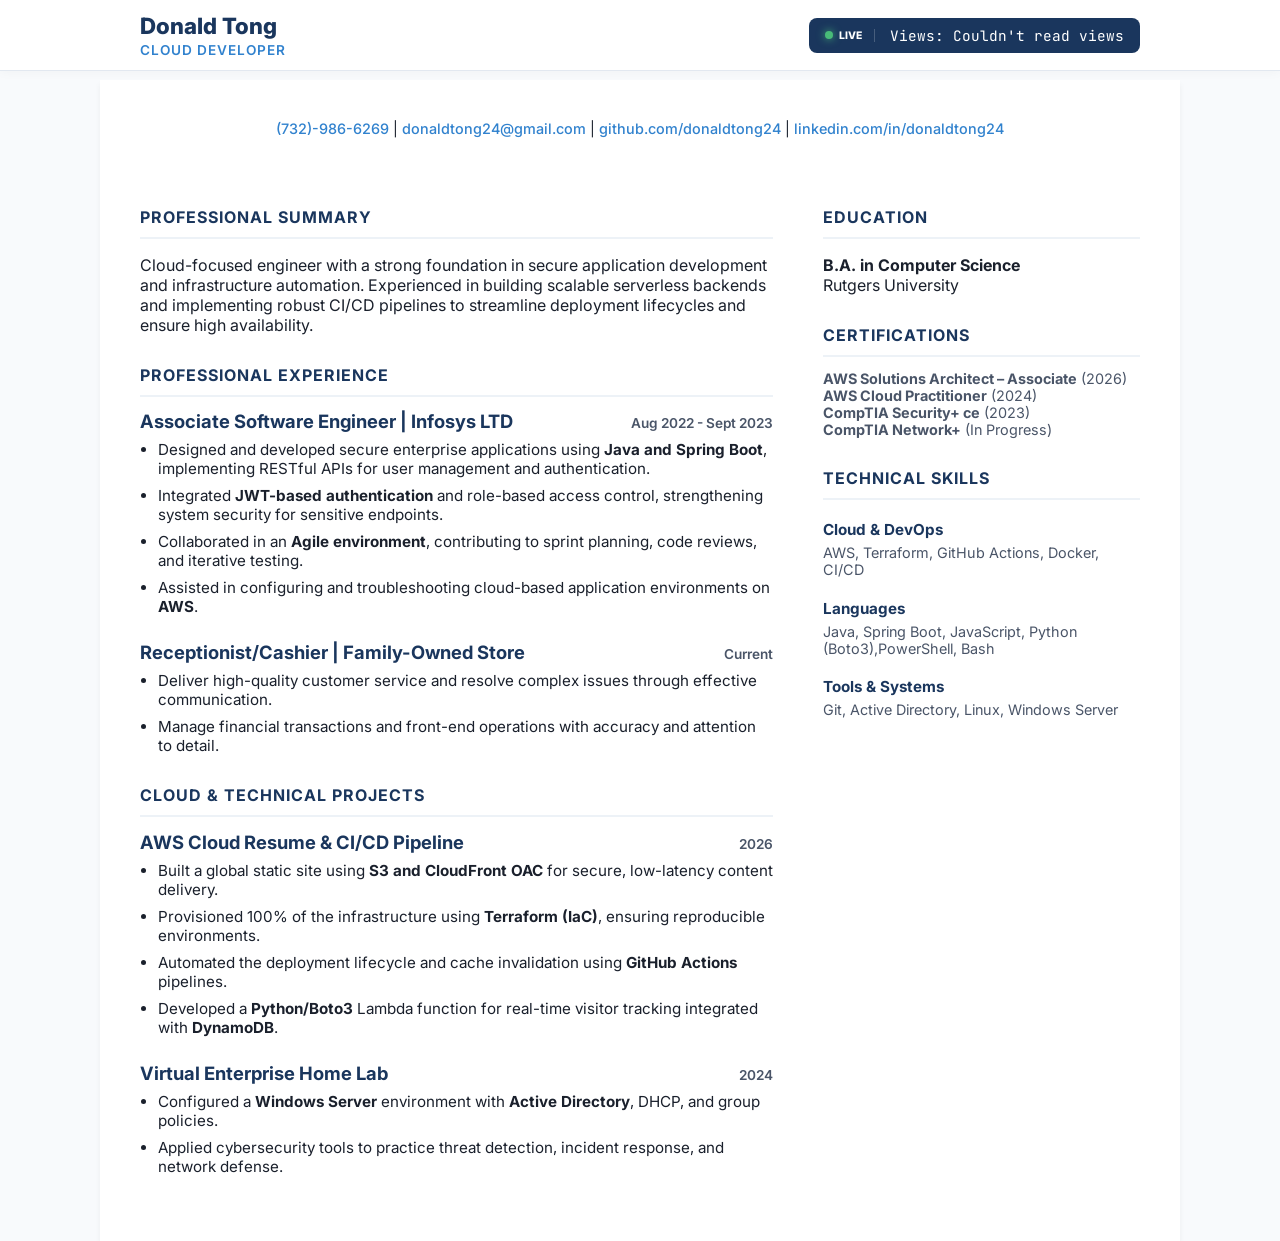
<file: index.html>
<!DOCTYPE html>
<html lang="en">
<head>
    <meta charset="UTF-8">
    <meta name="viewport" content="width=device-width, initial-scale=1.0">
    <title>Donald Tong | Cloud Engineer</title>
    <link rel="stylesheet" href="style.css">
    <link href="https://fonts.googleapis.com/css2?family=Inter:wght@400;600;700;800&family=JetBrains+Mono:wght@500&display=swap" rel="stylesheet">
</head>
<body>
    <nav class="top-nav">
        <div class="nav-container">
            <div class="brand">
                <h1>Donald Tong</h1>
                <span class="tagline">Cloud Developer</span>
            </div>
            
            <div class="nav-counter">
                <div class="live-status">
                    <span class="dot"></span>
                    <span class="live-text">LIVE</span>
                </div>
                <div class="counter-content">
                    <span class="label">Views:</span>
                    <span id="count" class="count-number">...</span>
                </div>
            </div>
        </div>
    </nav>

    <div class="container">
        <header class="contact-header">
            <div class="contact-links">
                <a>(732)-986-6269</a> |
                <a href="mailto:donaldtong24@gmail.com">donaldtong24@gmail.com</a> | 
                <a href="https://github.com/donaldtong24">github.com/donaldtong24</a> | 
                <a href="https://linkedin.com/in/donaldtong24">linkedin.com/in/donaldtong24</a>
                
            </div>
        </header>

        <main class="main-layout">
            <div class="left-col">
                <section>
                    <h2>Professional Summary</h2>
                    <p>Cloud-focused engineer with a strong foundation in secure application development and infrastructure automation. Experienced in building scalable serverless backends and implementing robust CI/CD pipelines to streamline deployment lifecycles and ensure high availability.</p>
                </section>

                <section>
                    <h2>Professional Experience</h2>
                    <div class="project-item">
                        <div class="project-header">
                            <h3>Associate Software Engineer | Infosys LTD</h3>
                            <span class="date">Aug 2022 - Sept 2023</span>
                        </div>
                        <ul class="project-bullets">
                            <li>Designed and developed secure enterprise applications using <strong>Java and Spring Boot</strong>, implementing RESTful APIs for user management and authentication.</li>
                            <li>Integrated <strong>JWT-based authentication</strong> and role-based access control, strengthening system security for sensitive endpoints.</li>
                            <li>Collaborated in an <strong>Agile environment</strong>, contributing to sprint planning, code reviews, and iterative testing.</li>
                            <li>Assisted in configuring and troubleshooting cloud-based application environments on <strong>AWS</strong>.</li>
                        </ul>
                    </div>

                    <div class="project-item">
                        <div class="project-header">
                            <h3>Receptionist/Cashier | Family-Owned Store</h3>
                            <span class="date">Current</span>
                        </div>
                        <ul class="project-bullets">
                            <li>Deliver high-quality customer service and resolve complex issues through effective communication.</li>
                            <li>Manage financial transactions and front-end operations with accuracy and attention to detail.</li>
                        </ul>
                    </div>
                </section>

                <section>
                    <h2>Cloud & Technical Projects</h2>
                    <div class="project-item">
                        <div class="project-header">
                            <h3>AWS Cloud Resume & CI/CD Pipeline</h3>
                            <span class="date">2026</span>
                        </div>
                        <ul class="project-bullets">
                            <li>Built a global static site using <strong>S3 and CloudFront OAC</strong> for secure, low-latency content delivery.</li>
                            <li>Provisioned 100% of the infrastructure using <strong>Terraform (IaC)</strong>, ensuring reproducible environments.</li>
                            <li>Automated the deployment lifecycle and cache invalidation using <strong>GitHub Actions</strong> pipelines.</li>
                            <li>Developed a <strong>Python/Boto3</strong> Lambda function for real-time visitor tracking integrated with <strong>DynamoDB</strong>.</li>
                        </ul>
                    </div>

                    <div class="project-item">
                        <div class="project-header">
                            <h3>Virtual Enterprise Home Lab</h3>
                            <span class="date">2024</span>
                        </div>
                        <ul class="project-bullets">
                            <li>Configured a <strong>Windows Server</strong> environment with <strong>Active Directory</strong>, DHCP, and group policies.</li>
                            <li>Applied cybersecurity tools to practice threat detection, incident response, and network defense.</li>
                        </ul>
                    </div>
                </section>
            </div>

            <div class="right-col">
                <section>
                    <h2>Education</h2>
                    <p><strong>B.A. in Computer Science</strong><br>Rutgers University </p>
                </section>

                <section>
                    <h2>Certifications</h2>
                    <div class="skill-group">
                        <p><strong>AWS Solutions Architect – Associate</strong> (2026)</p>
                        <p><strong>AWS Cloud Practitioner</strong> (2024) </p>
                        <p><strong>CompTIA Security+ ce</strong> (2023) </p>
                        <p><strong>CompTIA Network+</strong> (In Progress) </p>
                    </div>
                </section>

                <section>
                    <h2>Technical Skills</h2>
                    <div class="skill-group">
                        <h4>Cloud & DevOps</h4>
                        <p>AWS, Terraform, GitHub Actions, Docker, CI/CD</p>
                    </div>
                    <div class="skill-group">
                        <h4>Languages</h4>
                        <p> Java, Spring Boot, JavaScript, Python (Boto3),PowerShell, Bash</p>
                    </div>
                    <div class="skill-group">
                        <h4>Tools & Systems</h4>
                        <p>Git, Active Directory, Linux, Windows Server</p>
                    </div>
                </section>
            </div>
        </main>
    </div>
    <script src="script.js"></script>
</body>
</html>
</file>
<file: style.css>
:root {
    --primary-blue: #1a365d;
    --accent-blue: #3182ce;
    --live-green: #48bb78;
    --text-dark: #1a202c;
    --text-light: #4a5568;
    --nav-bg: #ffffff;
}

body {
    font-family: 'Inter', sans-serif;
    background-color: #f8fafc;
    color: var(--text-dark);
    margin: 0;
    padding-top: 80px;
}

.top-nav {
    position: fixed;
    top: 0;
    left: 0;
    width: 100%;
    height: 70px;
    background: var(--nav-bg);
    border-bottom: 1px solid #e2e8f0;
    display: flex;
    align-items: center;
    z-index: 1000;
    box-shadow: 0 2px 10px rgba(0,0,0,0.03);
}

.nav-container {
    max-width: 1000px;
    width: 100%;
    margin: 0 auto;
    padding: 0 20px;
    display: flex;
    justify-content: space-between;
    align-items: center;
}

.brand h1 { font-size: 1.4rem; margin: 0; color: var(--primary-blue); font-weight: 800; }
.tagline { font-size: 0.85rem; color: var(--accent-blue); font-weight: 600; text-transform: uppercase; letter-spacing: 1px; }

.nav-counter {
    background: var(--primary-blue);
    color: white;
    padding: 8px 16px;
    border-radius: 8px;
    display: flex;
    align-items: center;
    gap: 15px;
}

.live-status { display: flex; align-items: center; gap: 6px; border-right: 1px solid rgba(255,255,255,0.2); padding-right: 12px; }
.dot { height: 8px; width: 8px; background: var(--live-green); border-radius: 50%; box-shadow: 0 0 8px var(--live-green); animation: pulse 2s infinite; }
.live-text { font-size: 0.65rem; font-weight: 800; }
.counter-content { font-family: 'JetBrains Mono', monospace; font-size: 0.9rem; }

@keyframes pulse { 0% { transform: scale(0.9); opacity: 0.7; } 50% { transform: scale(1.1); opacity: 1; } 100% { transform: scale(0.9); opacity: 0.7; } }

.container { max-width: 1000px; margin: auto; background: white; padding: 40px; min-height: 100vh; box-shadow: 0 4px 6px rgba(0, 0, 0, 0.05); }
.contact-header { text-align: center; margin-bottom: 40px; font-size: 0.9rem; }
.contact-links a { color: var(--accent-blue); text-decoration: none; font-weight: 500; }

.main-layout { display: flex; gap: 50px; }
.left-col { flex: 2; }
.right-col { flex: 1; }

h2 { color: var(--primary-blue); font-size: 1rem; text-transform: uppercase; letter-spacing: 1px; border-bottom: 2px solid #edf2f7; padding-bottom: 10px; margin-top: 30px; }
.project-item { margin-bottom: 25px; }
.project-header { display: flex; justify-content: space-between; align-items: baseline; }
.project-item h3 { color: var(--primary-blue); margin: 0; font-size: 1.15rem; }
.date { font-size: 0.85rem; color: var(--text-light); font-weight: 600; }
.project-bullets { padding-left: 18px; margin-top: 8px; }
.project-bullets li { margin-bottom: 8px; font-size: 0.95rem; color: var(--text-dark); }

.skill-group { margin-bottom: 20px; }
.skill-group h4 { margin-bottom: 5px; color: var(--primary-blue); font-size: 0.95rem; }
.skill-group p { font-size: 0.9rem; margin: 0; color: var(--text-light); }

@media (max-width: 768px) { .main-layout { flex-direction: column; } .top-nav { height: auto; padding: 10px 0; } .nav-container { flex-direction: column; gap: 10px; } }
</file>
